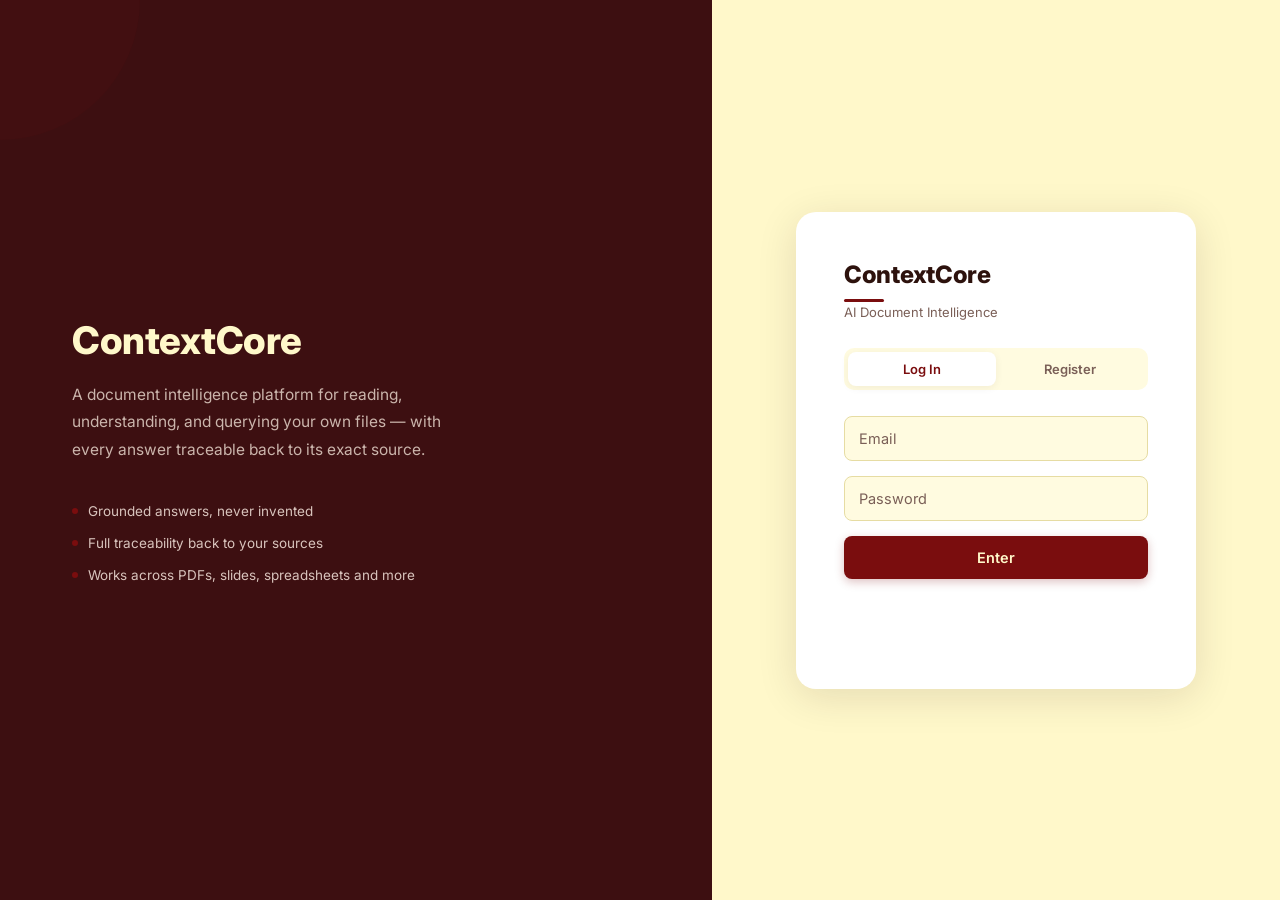
<file: static/index.html>
<!DOCTYPE html>
<html lang="en">
<head>
<meta charset="UTF-8">
<title>ContextCore</title>
<link rel="icon" href="data:image/svg+xml,<svg xmlns=%22http://www.w3.org/2000/svg%22 viewBox=%220 0 20 20%22><rect width=%2220%22 height=%2220%22 rx=%225%22 fill=%22%237A0D0E%22/></svg>">
<link rel="preconnect" href="https://fonts.googleapis.com">
<link rel="preconnect" href="https://fonts.gstatic.com" crossorigin>
<link href="https://fonts.googleapis.com/css2?family=Inter:wght@400;500;600;700;800&display=swap" rel="stylesheet">
<link rel="stylesheet" href="style.css?v=10">
</head>
<body>

<div id="auth-screen" class="screen">
  <div class="auth-split">
    <div class="auth-brand-panel">
      <div class="auth-brand-title">ContextCore</div>
      <div class="auth-brand-sub">A document intelligence platform for reading, understanding, and querying your own files — with every answer traceable back to its exact source.</div>
      <div class="auth-brand-features">
        <div class="auth-brand-feature"><span class="auth-brand-feature-dot"></span>Grounded answers, never invented</div>
        <div class="auth-brand-feature"><span class="auth-brand-feature-dot"></span>Full traceability back to your sources</div>
        <div class="auth-brand-feature"><span class="auth-brand-feature-dot"></span>Works across PDFs, slides, spreadsheets and more</div>
      </div>
    </div>
    <div class="auth-form-panel">
      <div class="auth-card">
        <div class="brand-text-large">ContextCore</div>
        <div class="auth-accent-bar"></div>
        <p class="subtitle">AI Document Intelligence</p>
        <div class="tabs">
          <button class="tab active" data-tab="login">Log In</button>
          <button class="tab" data-tab="register">Register</button>
        </div>
        <form id="login-form" class="auth-form">
          <input type="email" id="login-email" placeholder="Email" required>
          <input type="password" id="login-password" placeholder="Password" required>
          <button type="submit" class="btn-primary">Enter</button>
          <p class="error" id="login-error"></p>
        </form>
        <form id="register-form" class="auth-form hidden">
          <input type="email" id="register-email" placeholder="Email" required>
          <input type="password" id="register-password" placeholder="Password (min 8 characters)" required>
          <button type="submit" class="btn-primary">Create Account</button>
          <p class="error" id="register-error"></p>
        </form>
        <p class="session-note" id="session-note"></p>
      </div>
    </div>
  </div>
</div>

<div id="dashboard-screen" class="screen hidden">
  <aside class="sidebar" id="sidebar">
    <div class="sidebar-top">
      <div class="sidebar-logo"><span class="logo-mark small"></span><span class="sidebar-logo-text">ContextCore</span></div>
      <button id="sidebar-toggle" class="sidebar-toggle" title="Collapse sidebar">&lt;</button>
    </div>
    <div class="sidebar-section-label">Workspace</div>
    <button class="nav-item active" data-view="overview">Overview</button>
    <button class="nav-item" data-view="ask">Ask AI</button>
    <button class="nav-item" data-view="documents">Documents</button>
    <button class="nav-item" data-view="history">Chat History</button>
    <button class="nav-item" data-view="pipeline">RAG Pipeline</button>
    <button class="nav-item" data-view="evaluation">Evaluation</button>
    <button class="nav-item" data-view="settings">Settings</button>
    <div class="sidebar-spacer"></div>
    <div class="sidebar-user" id="sidebar-user"></div>
    <button id="logout-btn" class="nav-item logout">Log Out</button>
  </aside>

  <main class="content">

    <section id="view-overview" class="view active">
      <div class="hero-panel">
        <div class="hero-text">
          <div class="hero-greeting" id="hero-greeting">Welcome back</div>
          <div class="hero-sub">System status: <span id="hero-status">checking</span></div>
        </div>
        <button id="refresh-btn" class="btn-secondary">Refresh</button>
      </div>

      <div class="explainer-panel">
        <div class="explainer-title">How this system works</div>
        <div class="explainer-steps">
          <div class="explainer-step">
            <div class="explainer-step-num">1</div>
            <div class="explainer-step-title">Upload documents</div>
            <div class="explainer-step-desc">Add PDFs, slides, spreadsheets or notes on the Documents page. Each file is automatically read, split into smaller pieces, and made searchable.</div>
          </div>
          <div class="explainer-divider"></div>
          <div class="explainer-step">
            <div class="explainer-step-num">2</div>
            <div class="explainer-step-title">Ask a question</div>
            <div class="explainer-step-desc">On Ask AI, type any question. The system searches your uploaded documents for the most relevant pieces automatically.</div>
          </div>
          <div class="explainer-divider"></div>
          <div class="explainer-step">
            <div class="explainer-step-num">3</div>
            <div class="explainer-step-title">Get a grounded answer</div>
            <div class="explainer-step-desc">The answer is generated only from what was found in your documents, with the exact sources shown alongside it.</div>
          </div>
        </div>
      </div>

      <div class="stat-section-title">System status</div>
      <div class="stat-grid">
        <div class="stat-card tooltip-host">
          <div class="stat-label">Documents</div>
          <div class="stat-value skeleton" id="stat-documents">—</div>
          <div class="stat-sub" id="stat-documents-sub"></div>
          <span class="tooltip-bubble">The total number of files you've uploaded and indexed for search.</span>
        </div>
        <div class="stat-card tooltip-host">
          <div class="stat-label">Indexed Chunks</div>
          <div class="stat-value skeleton" id="stat-chunks">—</div>
          <div class="stat-sub" id="stat-chunks-sub"></div>
          <span class="tooltip-bubble">Documents are split into smaller pieces so the AI can find the exact relevant part of a large file.</span>
        </div>
        <div class="stat-card tooltip-host">
          <div class="stat-label">Collections</div>
          <div class="stat-value skeleton" id="stat-collections">—</div>
          <div class="stat-sub">Subject groupings</div>
          <span class="tooltip-bubble">Optional labels you give documents when uploading, so you can group and browse them by subject later.</span>
        </div>
        <div class="stat-card tooltip-host">
          <div class="stat-label">Index Health</div>
          <div class="stat-value skeleton" id="stat-health">—</div>
          <div class="stat-sub" id="stat-health-sub"></div>
          <span class="tooltip-bubble">A background check confirming nothing is broken or inconsistent in the underlying data.</span>
        </div>
        <div class="stat-card tooltip-host">
          <div class="stat-label">LLM Provider</div>
          <div class="stat-value skeleton" id="stat-provider">—</div>
          <div class="stat-sub">Current backend</div>
          <span class="tooltip-bubble">The AI model currently generating your answers.</span>
        </div>
        <div class="stat-card tooltip-host">
          <div class="stat-label">Embedding Model</div>
          <div class="stat-value skeleton" id="stat-embedding">—</div>
          <div class="stat-sub">Local, CPU</div>
          <span class="tooltip-bubble">The model that converts your text into a searchable numeric form. Runs on this machine.</span>
        </div>
        <div class="stat-card tooltip-host">
          <div class="stat-label">Latest Recall@K</div>
          <div class="stat-value skeleton" id="stat-recall">—</div>
          <div class="stat-sub" id="stat-recall-sub">Not evaluated</div>
          <span class="tooltip-bubble">A measured accuracy score: of a test set of questions, what percentage found their correct source.</span>
        </div>
        <div class="stat-card tooltip-host">
          <div class="stat-label">Failed Documents</div>
          <div class="stat-value skeleton" id="stat-failed">—</div>
          <div class="stat-sub">Need attention</div>
          <span class="tooltip-bubble">Documents that failed to process and may need to be re-uploaded.</span>
        </div>
      </div>

      <div id="load-error" class="load-error hidden"></div>
    </section>

    <section id="view-ask" class="view">
      <div class="panel-header">
        <h2>Ask AI</h2>
        <div class="header-actions">
          <span id="usage-counter" class="usage-counter"></span>
          <div class="doc-scope-wrap">
            <button type="button" id="doc-scope-btn" class="doc-scope-btn">All documents</button>
            <div id="doc-scope-panel" class="doc-scope-panel hidden"></div>
          </div>
          <button id="export-chat-btn" class="export-btn">Export Chat</button>
          <button id="new-chat-btn" class="btn-secondary btn-small">New Chat</button>
          <div class="advanced-wrap">
            <button id="advanced-toggle" class="btn-ghost btn-small">Advanced Options</button>
            <span id="advanced-status-chip" class="advanced-status-chip hidden"></span>
            <div id="advanced-panel" class="advanced-panel hidden">
        <div class="advanced-option">
          <div class="advanced-option-head">
            <label class="switch"><input type="checkbox" id="opt-multi-query"><span class="slider"></span></label>
            <div class="advanced-option-title">Multi-query search</div>
          </div>
          <div class="advanced-option-desc">Rephrases your question 2–3 different ways and searches for each, then merges the results. <strong>Best for:</strong> vague or multi-part questions. <strong>Trade-off:</strong> a few seconds slower.</div>
        </div>
        <div class="advanced-option">
          <div class="advanced-option-head">
            <label class="switch"><input type="checkbox" id="opt-compression"><span class="slider"></span></label>
            <div class="advanced-option-title">Compress context</div>
          </div>
          <div class="advanced-option-desc">Trims each retrieved source down to only its most relevant sentences before answering. <strong>Best for:</strong> long, noisy documents. <strong>Trade-off:</strong> may occasionally cut something useful.</div>
        </div>
            </div>
          </div>
        </div>
      </div>

      <div id="chat-window" class="chat-window">
        <div class="chat-empty" id="chat-empty-state">
          <div class="chat-empty-title">Ask anything about your documents</div>
          <div class="chat-empty-sub">Try one of these, or type your own question below.</div>
          <div class="chat-suggestions">
            <button class="suggestion-chip">What documents do you have access to?</button>
            <button class="suggestion-chip">Summarize the main topics covered</button>
            <button class="suggestion-chip">What is the most important concept here?</button>
          </div>
        </div>
      </div>

      <form id="chat-form" class="chat-input-row">
        <input type="text" id="chat-input" placeholder="Ask something... (press / to focus)" required autocomplete="off">
        <button type="submit" class="btn-primary" id="chat-send-btn">Send</button>
      </form>
    </section>

    <section id="view-documents" class="view">
      <div class="panel-header"><h2>Documents</h2></div>

      <details class="explainer-panel-small explainer-collapsible">
        <summary class="explainer-title">Choosing a chunking strategy (click to expand)</summary>
        <div class="strategy-grid">
          <div class="strategy-card">
            <div class="strategy-name">Recursive</div>
            <div class="strategy-desc">Splits text into fixed-size pieces, breaking cleanly at paragraphs and sentences where possible. A safe default for most documents.</div>
          </div>
          <div class="strategy-card">
            <div class="strategy-name">Semantic</div>
            <div class="strategy-desc">Groups sentences by meaning, so each piece stays on a single topic. Better for documents with distinct sections or ideas.</div>
          </div>
          <div class="strategy-card">
            <div class="strategy-name">Contextual</div>
            <div class="strategy-desc">Adds short surrounding context to each piece before storing it, helping the AI understand a piece even out of order. Best for dense technical material.</div>
          </div>
        </div>
      </details>

      <div class="upload-panel">
        <form id="upload-form" class="upload-row">
          <label class="file-input-label" id="file-label">Choose file
            <input type="file" id="upload-file" accept=".pdf,.docx,.txt,.md,.xlsx,.csv,.json,.html,.pptx" multiple style="display:none" required>
          </label>
          <input type="text" id="upload-doc-id" placeholder="Document ID (unique)" required>
          <input type="text" id="upload-collection" placeholder="Collection (optional)">
          <select id="upload-strategy">
            <option value="recursive">Recursive</option>
            <option value="semantic">Semantic</option>
            <option value="contextual">Contextual</option>
          </select>
          <button type="submit" class="btn-primary">Upload</button>
        </form>
        <div class="upload-status" id="upload-status"></div>
      </div>
      <div class="doc-filter-row">
        <select id="doc-collection-filter" class="doc-collection-filter">
          <option value="">All documents</option>
        </select>
      </div>
      <div class="doc-list-scroll"><div class="doc-list" id="doc-list"><div class="empty-state">Loading documents...</div></div></div>
    </section>

    <section id="view-history" class="view">
      <div class="panel-header"><h2>Chat History</h2></div>
      <div class="history-layout">
        <div class="session-list">
          <input type="text" id="history-search" class="history-search" placeholder="Search chat history...">
          <div id="session-list-inner"><div class="empty-state">Loading sessions...</div></div>
        </div>
        <div class="session-detail" id="session-detail"><div class="empty-state">Select a session to view its messages.</div></div>
      </div>
    </section>

    <section id="view-pipeline" class="view">
      <div class="panel-header"><h2>RAG Pipeline</h2></div>
      <p class="section-intro">Enter any question below to see exactly how the system processes it, stage by stage, including real timing for each step.</p>
      <form id="trace-form" class="chat-input-row" style="margin-bottom: 20px;">
        <input type="text" id="trace-input" placeholder="Enter a question to trace through the pipeline..." required autocomplete="off">
        <button type="submit" class="btn-primary" id="trace-send-btn">Trace</button>
      </form>
      <div id="trace-result" class="trace-container">
        <div class="empty-state">Enter a question above to see it move through each pipeline stage.</div>
      </div>
    </section>

    <section id="view-evaluation" class="view">
      <div class="panel-header">
        <h2>Evaluation</h2>
        <button id="run-eval-btn" class="btn-primary btn-small">Run Evaluation</button>
      </div>
      <p class="section-intro">Evaluation measures real retrieval accuracy against a small set of known question-and-answer pairs. Recall@K is the percentage of questions where the correct source was found; MRR measures how highly it was ranked.</p>
      <div id="eval-status" class="upload-status"></div>
      <div id="eval-history" class="doc-list"><div class="empty-state">Loading evaluation history...</div></div>
    </section>

    <section id="view-settings" class="view">
      <div class="panel-header"><h2>Settings</h2></div>
      <div class="settings-section">
        <div class="settings-row">
          <div>
            <div class="settings-label">Appearance</div>
            <div class="settings-desc">Switch between light and dark mode.</div>
          </div>
          <label class="switch"><input type="checkbox" id="opt-dark-mode"><span class="slider"></span></label>
        </div>
        <div class="settings-row">
          <div>
            <div class="settings-label">Account</div>
            <div class="settings-desc" id="settings-email">—</div>
          </div>
        </div>
        <div class="settings-row">
          <div>
            <div class="settings-label">LLM Provider</div>
            <div class="settings-desc" id="settings-provider">—</div>
          </div>
        </div>
        <div class="settings-row">
          <div>
            <div class="settings-label">Embedding Model</div>
            <div class="settings-desc" id="settings-embedding">—</div>
          </div>
        </div>
      </div>
    </section>

  </main>
</div>

<script src="script.js?v=10"></script>
</body>
</html>
</file>
<file: static/style.css>
* { box-sizing: border-box; margin: 0; padding: 0; }

:root {
  --cream: #FFF8CA; --cream-soft: #FFFBE0; --white: #ffffff;
  --rosewood: #7A0D0E; --rosewood-dark: #58090a; --coffee: #2D120D; --coffee-soft: #3d0f11;
  --sky: #CDE3E8; --sky-dark: #a9c9d1; --ink: #2D120D; --ink-soft: #7a5f57;
  --border: #e6dca3; --danger: #a1382f; --success: #3f7a4a;
  --radius: 10px; --radius-sm: 8px;
  --shadow: 0 4px 14px rgba(45,18,13,0.08); --shadow-sm: 0 2px 8px rgba(45,18,13,0.06);
}

body[data-theme="dark"] {
  --cream: #14161a; --cream-soft: #1c1f24; --white: #22262c;
  --sky: #2f4650; --sky-dark: #3d5966; --ink: #f2f3f5; --ink-soft: #aab3bc;
  --border: #363c44; --coffee: #ffffff; --coffee-soft: #0f1012;
  --rosewood: #d94a3a; --rosewood-dark: #b93b2c;
  --shadow: 0 4px 16px rgba(0,0,0,0.6); --shadow-sm: 0 2px 10px rgba(0,0,0,0.45);
}
body[data-theme="dark"] .stat-value, body[data-theme="dark"] .doc-id, body[data-theme="dark"] .settings-label,
body[data-theme="dark"] .session-card-question, body[data-theme="dark"] .explainer-step-title,
body[data-theme="dark"] .hero-greeting, body[data-theme="dark"] .strategy-name,
body[data-theme="dark"] .brand-text, body[data-theme="dark"] .panel-header h2,
body[data-theme="dark"] .chat-empty-title, body[data-theme="dark"] .advanced-option-title {
  color: #ffffff;
}
body[data-theme="dark"] .stat-sub, body[data-theme="dark"] .doc-meta, body[data-theme="dark"] .session-card-meta,
body[data-theme="dark"] .settings-desc, body[data-theme="dark"] .explainer-step-desc,
body[data-theme="dark"] .strategy-desc, body[data-theme="dark"] .section-intro,
body[data-theme="dark"] .chat-empty-sub, body[data-theme="dark"] .advanced-option-desc,
body[data-theme="dark"] .msg-timestamp, body[data-theme="dark"] .citation-row {
  color: #b8c0c9;
}
body[data-theme="dark"] .stat-card, body[data-theme="dark"] .doc-card { border-left: 3px solid var(--rosewood); }
body[data-theme="dark"] .explainer-step-num { box-shadow: 0 0 0 3px rgba(217,74,58,0.2); }

* { transition: background-color 0.15s ease, border-color 0.15s ease, transform 0.15s ease, box-shadow 0.15s ease, opacity 0.15s ease, color 0.15s ease; }

body { font-family: 'Inter', -apple-system, sans-serif; font-size: 14px; background-color: var(--cream); color: var(--ink); height: 100vh; overflow: hidden; -webkit-font-smoothing: antialiased; }
.screen { height: 100vh; }
.hidden { display: none !important; }

@keyframes fadeSlideIn { from { opacity: 0; transform: translateY(6px); } to { opacity: 1; transform: translateY(0); } }
.msg-row { animation: fadeSlideIn 0.25s ease; }
.view.active { animation: fadeSlideIn 0.2s ease; }

/* --- Login: split-screen --- */
#auth-screen { padding: 0; }
.auth-split { display: flex; width: 100%; height: 100%; }
.auth-brand-panel { flex: 1; background: var(--coffee-soft); color: var(--cream); display: flex; flex-direction: column; justify-content: center; padding: 60px; position: relative; overflow: hidden; }
body[data-theme="dark"] .auth-brand-panel { background: #0d0e10; }
.auth-brand-panel::before { content: ""; position: absolute; top: -140px; left: -140px; width: 280px; height: 280px; background: var(--rosewood); opacity: 0.08; border-radius: 50%; }
.auth-brand-panel::after { display: none; }
.auth-brand-title { font-size: 34px; font-weight: 800; margin-bottom: 14px; position: relative; z-index: 1; }
.auth-brand-sub { font-size: 15px; color: #cbb5ac; max-width: 340px; line-height: 1.7; position: relative; z-index: 1; }
.auth-brand-features { margin-top: 32px; display: flex; flex-direction: column; gap: 14px; position: relative; z-index: 1; }
.auth-brand-feature { display: flex; align-items: center; gap: 10px; font-size: 13px; color: #d9c4bd; }
.auth-brand-feature-dot { width: 6px; height: 6px; border-radius: 50%; background: var(--rosewood); flex-shrink: 0; }
.auth-form-panel { flex: 1; display: flex; align-items: center; justify-content: center; background: var(--cream); }

.auth-card { background: var(--white); border-radius: 16px; box-shadow: var(--shadow); padding: 40px; width: 380px; border: 1.5px solid var(--border); position: relative; overflow: hidden; }
.auth-card::before { display: none; }
.logo-row { display: flex; align-items: center; margin-bottom: 4px; position: relative; z-index: 1; }
.logo-mark { display: inline-block; width: 22px; height: 22px; background: var(--rosewood); border-radius: 6px; margin-right: 10px; box-shadow: 0 4px 10px rgba(122,13,14,0.3); }
.logo-mark.small { width: 16px; height: 16px; margin-right: 8px; border-radius: 5px; flex-shrink: 0; box-shadow: none; }
.brand-text { font-size: 20px; font-weight: 700; letter-spacing: 0.4px; color: var(--coffee); }
.auth-accent-bar { height: 3px; width: 40px; background: var(--rosewood); border-radius: 3px; margin-top: 10px; margin-bottom: -4px; position: relative; z-index: 1; }
.subtitle { font-size: 13px; color: var(--ink-soft); margin: 4px 0 26px; position: relative; z-index: 1; }
.tabs { display: flex; background: var(--cream-soft); border-radius: 10px; padding: 4px; margin-bottom: 22px; position: relative; z-index: 1; }
.tab { flex: 1; font-family: 'Inter', sans-serif; font-size: 13px; font-weight: 600; background: transparent; border: none; border-radius: 8px; padding: 9px; cursor: pointer; color: var(--ink-soft); }
.tab.active { background: var(--white); color: var(--rosewood); box-shadow: var(--shadow-sm); }
body[data-theme="dark"] .tab.active { border: 1px solid var(--rosewood); }
.auth-form { display: flex; flex-direction: column; gap: 13px; position: relative; z-index: 1; }
.auth-form input { font-family: 'Inter', sans-serif; font-size: 14px; background: var(--cream-soft); border: 1.5px solid var(--border); border-radius: var(--radius-sm); padding: 12px 14px; color: var(--ink); }
.auth-form input::placeholder { color: var(--ink-soft); }
.auth-form input:hover { border-color: var(--sky-dark); }
.auth-form input:focus { outline: none; border-color: var(--rosewood); background: var(--white); }
.btn-primary, .btn-secondary, .btn-ghost { font-family: 'Inter', sans-serif; font-size: 14px; font-weight: 600; border: none; border-radius: var(--radius-sm); padding: 12px 20px; cursor: pointer; }
.btn-small { padding: 8px 14px; font-size: 12.5px; }
.btn-primary { background: var(--rosewood); color: var(--cream); box-shadow: 0 3px 10px rgba(122,13,14,0.25); }
.btn-primary:hover { background: var(--rosewood-dark); transform: translateY(-1px); box-shadow: 0 5px 16px rgba(122,13,14,0.35); }
.btn-primary:active { transform: translateY(0); }
.btn-primary:disabled { background: #c9b8b3; cursor: not-allowed; transform: none; box-shadow: none; }
.btn-secondary { background: var(--sky); color: var(--coffee); }
.btn-secondary:hover { background: var(--sky-dark); transform: translateY(-1px); }
.btn-ghost { background: transparent; color: var(--rosewood); border: 1.5px solid var(--rosewood); }
.btn-ghost:hover { background: rgba(122,13,14,0.06); }
.btn-stop { background: var(--danger) !important; }
.btn-stop:hover { background: #8a2e26 !important; }
.error { color: var(--danger); font-size: 12px; min-height: 16px; position: relative; z-index: 1; }
.session-note { font-size: 12px; color: var(--rosewood); text-align: center; margin-top: 16px; min-height: 15px; position: relative; z-index: 1; }

#dashboard-screen { display: flex; height: 100vh; }
.sidebar { width: 216px; background: var(--coffee-soft); padding: 24px 16px; display: flex; flex-direction: column; gap: 2px; }
body[data-theme="dark"] .sidebar { background: #150f0c; }
.sidebar.collapsed { width: 60px; padding: 24px 8px; }
.sidebar-top { display: flex; justify-content: space-between; align-items: center; margin-bottom: 26px; }
.sidebar-logo { display: flex; align-items: center; font-size: 16px; font-weight: 700; color: var(--cream); letter-spacing: 0.2px; overflow: hidden; }
.sidebar.collapsed .sidebar-logo-text, .sidebar.collapsed .nav-item, .sidebar.collapsed .sidebar-user, .sidebar.collapsed .sidebar-section-label { display: none; }
.sidebar-toggle { background: none; border: none; color: #a08b7e; cursor: pointer; font-size: 13px; padding: 4px 8px; border-radius: 6px; flex-shrink: 0; font-family: monospace; }
.sidebar-toggle:hover { background: rgba(255,255,255,0.08); color: var(--cream); }
.sidebar.collapsed .sidebar-toggle { transform: scaleX(-1); }
.sidebar-section-label { font-size: 11px; color: #a08b7e; letter-spacing: 1px; margin-bottom: 8px; text-transform: uppercase; font-weight: 600; }
.nav-item { font-family: 'Inter', sans-serif; font-size: 13.5px; font-weight: 500; text-align: left; background: none; border: none; border-radius: var(--radius-sm); padding: 10px 12px; cursor: pointer; color: #d9c4bd; white-space: nowrap; overflow: hidden; }
.nav-item.active { background: var(--rosewood); color: var(--cream); }
.nav-item:not(.active):hover { background: rgba(255,255,255,0.06); color: var(--cream); }
.sidebar-spacer { flex: 1; }
.sidebar-user { font-size: 11px; color: #a08b7e; padding: 0 12px 8px; word-break: break-all; }
.nav-item.logout { color: #e08b7f; }
.nav-item.logout:hover { background: rgba(224,139,127,0.12); }

.content { flex: 1; padding: 30px 36px; overflow-y: auto; }
.view { display: none; height: 100%; }
.view.active { display: flex; flex-direction: column; }
.section-intro { font-size: 13px; color: var(--ink-soft); line-height: 1.6; margin-bottom: 18px; max-width: 720px; }

.hero-panel { background: var(--coffee-soft); color: var(--cream); border-radius: 14px; padding: 22px 26px; display: flex; justify-content: space-between; align-items: center; margin-bottom: 20px; }
body[data-theme="dark"] .hero-panel { background: #150f0c; }
.hero-greeting { font-size: 20px; font-weight: 700; margin-bottom: 4px; }
.hero-sub { font-size: 13px; color: #cbb5ac; }
#hero-status { color: var(--sky); font-weight: 600; }

.explainer-panel { background: var(--white); border-radius: var(--radius); padding: 22px 26px; margin-bottom: 26px; box-shadow: var(--shadow-sm); }
.explainer-panel-small { background: var(--white); border-radius: var(--radius); padding: 18px 22px; margin-bottom: 20px; box-shadow: var(--shadow-sm); }
.explainer-title { font-size: 15px; font-weight: 700; color: var(--coffee); margin-bottom: 16px; }
.explainer-steps { display: flex; align-items: flex-start; gap: 16px; }
.explainer-step { flex: 1; }
.explainer-step-num { width: 26px; height: 26px; border-radius: 50%; background: var(--rosewood); color: var(--cream); display: flex; align-items: center; justify-content: center; font-weight: 700; font-size: 13px; margin-bottom: 10px; }
.explainer-step-title { font-size: 13.5px; font-weight: 700; color: var(--coffee); margin-bottom: 6px; }
.explainer-step-desc { font-size: 12px; color: var(--ink-soft); line-height: 1.55; }
.explainer-divider { width: 1px; background: var(--border); align-self: stretch; margin-top: 4px; }

.strategy-grid { display: grid; grid-template-columns: repeat(3, 1fr); gap: 14px; }
.strategy-card { background: var(--cream-soft); border-radius: var(--radius-sm); padding: 14px 16px; }
.strategy-name { font-size: 13px; font-weight: 700; color: var(--rosewood); margin-bottom: 6px; }
.strategy-desc { font-size: 12px; color: var(--ink-soft); line-height: 1.55; }

.stat-section-title { font-size: 13px; font-weight: 700; color: var(--ink-soft); text-transform: uppercase; letter-spacing: 0.5px; margin-bottom: 14px; }
.stat-grid { display: grid; grid-template-columns: repeat(4, 1fr); gap: 16px; }
.stat-card { background: var(--white); border-radius: var(--radius); padding: 16px 18px; box-shadow: var(--shadow-sm); border-left: 3px solid var(--rosewood); border-top: 1px solid var(--border); border-right: 1px solid var(--border); border-bottom: 1px solid var(--border); position: relative; }
.stat-card:hover { transform: translateY(-2px); box-shadow: var(--shadow); border-color: var(--rosewood); }
.stat-label { font-size: 11px; color: var(--ink-soft); letter-spacing: 0.4px; margin-bottom: 8px; text-transform: uppercase; font-weight: 600; }
.stat-value { font-size: 26px; font-weight: 700; line-height: 1; color: var(--coffee); }
.stat-sub { font-size: 11.5px; color: var(--ink-soft); margin-top: 5px; min-height: 14px; }
.skeleton { color: #e6dca3; }
.load-error { margin-top: 20px; background: #fbe4e2; border-radius: var(--radius-sm); color: var(--danger); padding: 12px 16px; font-size: 13px; }

.tooltip-host { cursor: help; }
.tooltip-bubble { visibility: hidden; opacity: 0; position: absolute; bottom: calc(100% + 8px); left: 0; width: 220px; background: var(--coffee-soft); color: var(--cream); font-size: 11.5px; line-height: 1.5; padding: 10px 12px; border-radius: 8px; box-shadow: var(--shadow); z-index: 10; font-weight: 400; pointer-events: none; }
.tooltip-host:hover .tooltip-bubble { visibility: visible; opacity: 1; }

.panel-header { display: flex; justify-content: space-between; align-items: center; margin-bottom: 18px; flex-wrap: wrap; gap: 10px; }
.panel-header h2 { font-size: 20px; font-weight: 700; color: var(--coffee); }
.header-actions { display: flex; gap: 10px; align-items: center; flex-wrap: wrap; }

.usage-counter { font-size: 12px; color: var(--ink-soft); padding: 8px 12px; background: var(--cream-soft); border-radius: var(--radius-sm); white-space: nowrap; }

.doc-scope-wrap { position: relative; }
.doc-scope-btn { font-family: 'Inter', sans-serif; font-size: 12.5px; padding: 8px 14px; background: var(--cream-soft); border: 1.5px solid var(--border); border-radius: var(--radius-sm); color: var(--ink); cursor: pointer; max-width: 200px; overflow: hidden; text-overflow: ellipsis; white-space: nowrap; }
.doc-scope-btn:hover { border-color: var(--rosewood); }
.doc-scope-panel { position: absolute; top: calc(100% + 6px); right: 0; width: 260px; max-height: 280px; overflow-y: auto; background: var(--white); border-radius: var(--radius); box-shadow: var(--shadow); padding: 10px; z-index: 20; border: 1px solid var(--border); }
.doc-scope-option { display: flex; align-items: center; gap: 10px; padding: 8px 10px; border-radius: 6px; font-size: 12.5px; color: var(--ink); cursor: pointer; }
.doc-scope-option:hover { background: var(--cream-soft); }

.export-btn { background: var(--sky); color: var(--coffee); border: none; border-radius: var(--radius-sm); padding: 8px 14px; font-size: 12.5px; font-weight: 600; cursor: pointer; }
.export-btn:hover { background: var(--sky-dark); }

.advanced-panel { background: var(--white); border-radius: var(--radius); padding: 18px 20px; margin-bottom: 16px; box-shadow: var(--shadow-sm); display: flex; flex-direction: column; gap: 16px; border: 1px solid var(--border); }
.advanced-option-head { display: flex; align-items: center; gap: 12px; margin-bottom: 6px; }
.advanced-option-title { font-size: 13.5px; font-weight: 700; color: var(--coffee); }
.advanced-option-desc { font-size: 12px; color: var(--ink-soft); line-height: 1.6; padding-left: 52px; }
.advanced-option-desc strong { color: var(--coffee); }

.switch { position: relative; display: inline-block; width: 38px; height: 22px; flex-shrink: 0; }
.switch input { opacity: 0; width: 0; height: 0; }
.slider { position: absolute; cursor: pointer; top: 0; left: 0; right: 0; bottom: 0; background-color: #d9cfc0; border-radius: 22px; }
.slider::before { position: absolute; content: ""; height: 16px; width: 16px; left: 3px; bottom: 3px; background-color: white; border-radius: 50%; transition: transform 0.2s; }
input:checked + .slider { background-color: var(--rosewood); }
input:checked + .slider::before { transform: translateX(16px); }
body[data-theme="dark"] .slider { background-color: #3a3f46; }

.chat-window { flex: 1; background: var(--white); border-radius: var(--radius); padding: 20px; overflow-y: auto; margin-bottom: 16px; box-shadow: var(--shadow-sm); display: flex; flex-direction: column; gap: 14px; border: 1px solid var(--border); }
.chat-empty { text-align: center; margin-top: 40px; }
.chat-empty-title { font-size: 15px; font-weight: 700; color: var(--coffee); margin-bottom: 6px; }
.chat-empty-sub { font-size: 12.5px; color: var(--ink-soft); margin-bottom: 18px; }
.chat-suggestions { display: flex; flex-direction: column; gap: 8px; align-items: center; }
.suggestion-chip { background: var(--cream-soft); border: 1.5px solid var(--border); border-radius: 20px; padding: 9px 18px; font-size: 12.5px; color: var(--coffee); cursor: pointer; font-family: 'Inter', sans-serif; }
.suggestion-chip:hover { background: var(--sky); border-color: var(--sky-dark); }

.date-divider { display: flex; justify-content: center; margin: 6px 0; }
.date-divider-pill { background: var(--sky); color: var(--coffee); font-size: 11px; font-weight: 600; padding: 5px 14px; border-radius: 14px; border: 1px solid var(--border); }

.msg-row { display: flex; }
.msg-row.user { justify-content: flex-end; }
.msg-row.assistant { justify-content: flex-start; }
.msg { max-width: 70%; display: flex; flex-direction: column; }
.msg-row.user .msg { align-items: flex-end; }
.msg-row.assistant .msg { align-items: flex-start; }
.bubble { padding: 12px 16px; font-size: 13.5px; line-height: 1.6; border-radius: 14px; }
.bubble strong { font-weight: 700; }
.msg-row.user .bubble { background: var(--rosewood); color: var(--cream); border-bottom-right-radius: 4px; }
.msg-row.assistant .bubble { background: var(--sky); color: var(--coffee); border-bottom-left-radius: 4px; }
body[data-theme="dark"] .msg-row.assistant .bubble { color: #eef0f2; }
.msg-meta { display: flex; gap: 10px; margin-top: 7px; align-items: center; flex-wrap: wrap; }
.badge { font-size: 10.5px; font-weight: 600; letter-spacing: 0.3px; text-transform: uppercase; padding: 3px 9px; border-radius: 20px; color: white; }
.badge[data-cls="direct"] { background: var(--ink-soft); }
.badge[data-cls="simple"] { background: var(--rosewood); }
.badge[data-cls="complex"] { background: #b5478a; }
.badge[data-cls="calculation"] { background: #b58a1e; }
.citations-toggle { font-size: 11.5px; color: var(--rosewood); cursor: pointer; text-decoration: underline; background: none; border: none; font-family: inherit; }
.citations-panel { margin-top: 9px; font-size: 11.5px; background: var(--cream-soft); border-radius: var(--radius-sm); padding: 10px 12px; max-width: 320px; }
.citation-row { padding: 4px 0; border-bottom: 1px solid var(--border); }
.citation-row:last-child { border-bottom: none; }

.confidence-dot { display: inline-block; width: 8px; height: 8px; border-radius: 50%; margin-right: 6px; vertical-align: middle; }
.confidence-dot[data-level="high"] { background: #3f9a4c; }
.confidence-dot[data-level="medium"] { background: #d1a52c; }
.confidence-dot[data-level="low"] { background: #c0392b; }

.msg-actions { display: flex; gap: 10px; margin-top: 5px; }
.msg-row.user .msg-actions { justify-content: flex-end; }
.msg-action-btn, .regen-btn { background: none; border: none; cursor: pointer; color: var(--ink-soft); font-family: 'Inter', sans-serif; font-size: 11px; padding: 2px 5px; border-radius: 5px; }
.msg-action-btn:hover, .regen-btn:hover { background: rgba(0,0,0,0.06); color: var(--coffee); }
.msg-action-btn.copied { color: var(--success); }
.msg-timestamp { font-size: 10px; color: var(--ink-soft); margin-top: 3px; }

.typing-bubble { background: var(--sky); padding: 12px 16px; border-radius: 14px; border-bottom-left-radius: 4px; display: flex; align-items: center; gap: 10px; font-size: 12.5px; color: var(--coffee); }
.typing-dots { display: inline-flex; gap: 4px; }
.typing-dots span { width: 6px; height: 6px; background: var(--coffee); border-radius: 50%; animation: bounce 1.2s infinite ease-in-out; opacity: 0.5; }
.typing-dots span:nth-child(2) { animation-delay: 0.15s; }
.typing-dots span:nth-child(3) { animation-delay: 0.3s; }
@keyframes bounce { 0%, 60%, 100% { transform: translateY(0); opacity: 0.4; } 30% { transform: translateY(-4px); opacity: 1; } }

.chat-input-row { display: flex; gap: 12px; }
.chat-input-row input { flex: 1; font-family: 'Inter', sans-serif; font-size: 14px; background: var(--white); border: 1.5px solid var(--border); border-radius: var(--radius-sm); padding: 13px 16px; box-shadow: var(--shadow-sm); color: var(--ink); }
.chat-input-row input:focus { outline: none; border-color: var(--rosewood); }

.upload-panel { background: var(--white); border-radius: var(--radius); padding: 20px 22px; margin-bottom: 22px; box-shadow: var(--shadow-sm); border: 1px solid var(--border); }
.upload-row { display: flex; gap: 12px; align-items: center; flex-wrap: wrap; }
.upload-row input[type="text"], .upload-row select { font-family: 'Inter', sans-serif; font-size: 13.5px; background: var(--cream-soft); border: 1.5px solid var(--border); border-radius: var(--radius-sm); padding: 10px 13px; color: var(--ink); }
.upload-row input:focus, .upload-row select:focus { outline: none; border-color: var(--rosewood); }
.file-input-label { font-size: 13.5px; padding: 10px 15px; background: var(--sky); border-radius: var(--radius-sm); cursor: pointer; font-weight: 500; color: var(--coffee); border: 1px solid var(--border); }
.file-input-label:hover { background: var(--sky-dark); }
.upload-status { font-size: 12.5px; margin-top: 12px; min-height: 15px; }
.upload-status.success { color: var(--success); }
.upload-status.error { color: var(--danger); }
.bulk-results { margin-top: 12px; display: flex; flex-direction: column; gap: 6px; }
.bulk-result-row { font-size: 12px; padding: 8px 12px; border-radius: 6px; background: var(--cream-soft); }
.bulk-result-row.error { color: var(--danger); }
.bulk-result-row.success { color: var(--success); }

.doc-list { display: flex; flex-direction: column; gap: 10px; overflow-y: auto; }
.doc-card { background: var(--white); border-radius: var(--radius); padding: 14px 18px; display: flex; justify-content: space-between; align-items: center; box-shadow: var(--shadow-sm); border: 1px solid var(--border); }
.doc-card:hover { transform: translateY(-1px); box-shadow: var(--shadow); border-color: var(--rosewood); }
.doc-info { display: flex; flex-direction: column; gap: 4px; cursor: pointer; flex: 1; }
.doc-id { font-weight: 600; font-size: 13.5px; color: var(--coffee); }
.doc-id:hover { text-decoration: underline; }
.doc-meta { font-size: 11.5px; color: var(--ink-soft); }
.doc-right { display: flex; align-items: center; gap: 8px; }
.doc-status { font-size: 10.5px; font-weight: 600; padding: 3px 10px; border-radius: 20px; color: white; text-transform: uppercase; }
.doc-status[data-status="ready"] { background: var(--success); }
.doc-status[data-status="failed"] { background: var(--danger); }
.icon-btn { background: none; border: none; cursor: pointer; color: var(--ink-soft); font-size: 12px; padding: 5px 10px; border-radius: 6px; font-weight: 600; }
.icon-btn:hover { background: rgba(161,56,58,0.1); color: var(--danger); }
body[data-theme="dark"] .icon-btn:hover { background: rgba(192,57,43,0.15); }
.empty-state { color: var(--ink-soft); font-size: 13.5px; text-align: center; margin-top: 40px; }

.history-layout { display: flex; gap: 20px; flex: 1; overflow: hidden; }
.session-list { width: 300px; overflow-y: auto; display: flex; flex-direction: column; }
.history-search { width: 100%; margin-bottom: 12px; font-family: 'Inter', sans-serif; font-size: 13px; padding: 10px 14px; background: var(--white); border: 1.5px solid var(--border); border-radius: var(--radius-sm); color: var(--ink); flex-shrink: 0; }
.history-search:focus { outline: none; border-color: var(--rosewood); }
.history-search::placeholder { color: var(--ink-soft); }
#session-list-inner { display: flex; flex-direction: column; gap: 8px; overflow-y: auto; }
.session-card { background: var(--white); border-radius: var(--radius-sm); padding: 13px 15px; cursor: pointer; box-shadow: var(--shadow-sm); display: flex; justify-content: space-between; align-items: flex-start; gap: 8px; border: 1px solid var(--border); }
.session-card:hover { transform: translateY(-1px); box-shadow: var(--shadow); border-color: var(--rosewood); }
.session-card.active { border-left: 3px solid var(--rosewood); }
.session-card-text { flex: 1; overflow: hidden; }
.session-card-question { font-size: 13px; font-weight: 500; color: var(--coffee); margin-bottom: 4px; overflow: hidden; text-overflow: ellipsis; white-space: nowrap; }
.session-card-meta { font-size: 11px; color: var(--ink-soft); }
.session-detail { flex: 1; background: var(--white); border-radius: var(--radius); padding: 20px; overflow-y: auto; box-shadow: var(--shadow-sm); border: 1px solid var(--border); }

.trace-container { flex: 1; overflow-y: auto; }
.trace-stage { background: var(--white); border-radius: var(--radius); padding: 16px 20px; margin-bottom: 12px; box-shadow: var(--shadow-sm); border-left: 4px solid var(--sky); border-top: 1px solid var(--border); border-right: 1px solid var(--border); border-bottom: 1px solid var(--border); }
.trace-stage.active-stage { border-left-color: var(--rosewood); }
.trace-stage-header { display: flex; justify-content: space-between; align-items: center; margin-bottom: 8px; }
.trace-stage-name { font-weight: 700; font-size: 14px; color: var(--coffee); }
.trace-stage-time { font-size: 12px; color: var(--ink-soft); font-weight: 600; }
.trace-stage-detail { font-size: 12.5px; color: var(--ink-soft); line-height: 1.6; }
.trace-arrow { text-align: center; color: var(--ink-soft); font-size: 16px; margin: -4px 0 4px; }
.trace-total { background: var(--coffee-soft); color: var(--cream); border-radius: var(--radius); padding: 14px 20px; margin-top: 8px; font-weight: 700; text-align: center; }

.collection-card { background: var(--white); border-radius: var(--radius-sm); padding: 13px 15px; cursor: pointer; box-shadow: var(--shadow-sm); margin-bottom: 8px; border: 1px solid var(--border); }
.collection-card:hover { transform: translateY(-1px); box-shadow: var(--shadow); border-color: var(--rosewood); }
.collection-card.active { border-left: 3px solid var(--rosewood); }
.collection-card-name { font-size: 13.5px; font-weight: 600; color: var(--coffee); margin-bottom: 4px; }
.collection-card-count { font-size: 11px; color: var(--ink-soft); }

.settings-section { background: var(--white); border-radius: var(--radius); box-shadow: var(--shadow-sm); overflow: hidden; max-width: 560px; border: 1px solid var(--border); }
.settings-row { display: flex; justify-content: space-between; align-items: center; padding: 18px 22px; border-bottom: 1px solid var(--border); }
.settings-row:last-child { border-bottom: none; }
.settings-row:hover { background: var(--cream-soft); }
.settings-label { font-size: 13.5px; font-weight: 700; color: var(--coffee); margin-bottom: 4px; }
.settings-desc { font-size: 12.5px; color: var(--ink-soft); }

.brand-text-large { font-size: 24px; font-weight: 800; letter-spacing: 0.3px; color: var(--coffee); position: relative; z-index: 1; }

.input-with-icon { position: relative; }
.input-with-icon input { padding-left: 38px !important; }
.input-icon { position: absolute; left: 13px; top: 50%; transform: translateY(-50%); font-size: 13px; color: var(--ink-soft); pointer-events: none; }
.btn-with-arrow { display: flex; align-items: center; justify-content: center; gap: 8px; }
.btn-arrow { transition: transform 0.15s; }
.btn-primary:hover .btn-arrow { transform: translateX(3px); }
.brand-text-large { font-size: 26px; }

.trace-flow { position: relative; padding-left: 40px; }
.trace-flow::before { content: ""; position: absolute; left: 15px; top: 16px; bottom: 16px; width: 2px; background: var(--border); }
.trace-node { position: relative; margin-bottom: 16px; }
.trace-node-badge { position: absolute; left: -40px; top: 14px; width: 30px; height: 30px; border-radius: 50%; background: var(--rosewood); color: var(--cream); display: flex; align-items: center; justify-content: center; font-weight: 700; font-size: 13px; box-shadow: 0 0 0 4px var(--cream); z-index: 1; }
body[data-theme="dark"] .trace-node-badge { box-shadow: 0 0 0 4px var(--cream-soft); }

/* Bulk upload collapsible results */
.bulk-results-details { margin-top: 12px; }
.bulk-results-details summary { cursor: pointer; font-size: 12.5px; color: var(--rosewood); font-weight: 600; padding: 6px 0; }
.bulk-results-details .bulk-results { margin-top: 8px; }

/* Documents filter row */
.doc-filter-row { margin-bottom: 14px; }
.doc-collection-filter { font-family: 'Inter', sans-serif; font-size: 13px; padding: 9px 13px; background: var(--white); border: 1.5px solid var(--border); border-radius: var(--radius-sm); color: var(--ink); }
.doc-collection-filter:focus { outline: none; border-color: var(--rosewood); }

/* De-emphasized "View processing details" link */
.text-link-btn { background: none; border: none; cursor: pointer; color: var(--ink-soft); font-size: 11.5px; text-decoration: underline; padding: 4px 6px; font-family: 'Inter', sans-serif; }
.text-link-btn:hover { color: var(--rosewood); }

/* Continue conversation bar */
.continue-chat-bar { margin-bottom: 16px; padding-bottom: 14px; border-bottom: 1px dashed var(--border); }

/* Advanced Options as a compact popover, not a page-pushing block */
.advanced-wrap { position: relative; }
.advanced-panel { position: absolute; top: calc(100% + 8px); right: 0; width: 360px; z-index: 30; margin-bottom: 0; max-height: 400px; overflow-y: auto; }

/* Login: cleaner, no icon offset (icons removed) */
.auth-form input { padding-left: 14px !important; }

.advanced-status-chip { font-size: 11px; font-weight: 600; color: var(--rosewood); background: var(--sky); padding: 5px 11px; border-radius: 14px; margin-left: 8px; white-space: nowrap; }

.explainer-collapsible summary { cursor: pointer; list-style: none; }
.explainer-collapsible summary::-webkit-details-marker { display: none; }
.explainer-collapsible[open] .explainer-title { margin-bottom: 16px; }
.explainer-collapsible .strategy-grid { margin-top: 16px; }

#view-documents.view.active { display: flex; flex-direction: column; height: 100%; overflow: hidden; }
.doc-list-scroll { flex: 1; overflow-y: auto; min-height: 0; }

/* Login: cleaner professional spacing and typography */
.auth-brand-panel { justify-content: center; padding: 80px 72px; }
.auth-brand-title { font-size: 38px; letter-spacing: -0.5px; margin-bottom: 18px; }
.auth-brand-sub { font-size: 15.5px; line-height: 1.75; max-width: 380px; }
.auth-brand-features { margin-top: 40px; gap: 16px; }
.auth-brand-feature { font-size: 13.5px; }
.auth-card { box-shadow: 0 8px 40px rgba(45,18,13,0.12); border-radius: 20px; padding: 48px; width: 400px; border: none; }
.brand-text-large { font-size: 24px; letter-spacing: -0.3px; }
.subtitle { margin: 6px 0 28px; }
.tabs { margin-bottom: 26px; }
.auth-form { gap: 15px; }
.auth-form input { padding: 13px 15px; font-size: 14.5px; }
.btn-primary { padding: 13px 20px; font-size: 14.5px; }

/* ===== Simple mode: hide technical UI ===== */
body.simple-mode .nav-item[data-view="pipeline"],
body.simple-mode .nav-item[data-view="evaluation"],
body.simple-mode .advanced-wrap,
body.simple-mode #usage-counter,
body.simple-mode .explainer-panel-small,
body.simple-mode #upload-doc-id,
body.simple-mode #upload-collection,
body.simple-mode #upload-strategy,
body.simple-mode .doc-filter-row,
body.simple-mode .text-link-btn,
body.simple-mode .doc-meta,
body.simple-mode .msg-meta .badge,
body.simple-mode .stat-section-title,
body.simple-mode .stat-grid {
  display: none !important;
}
</file>
